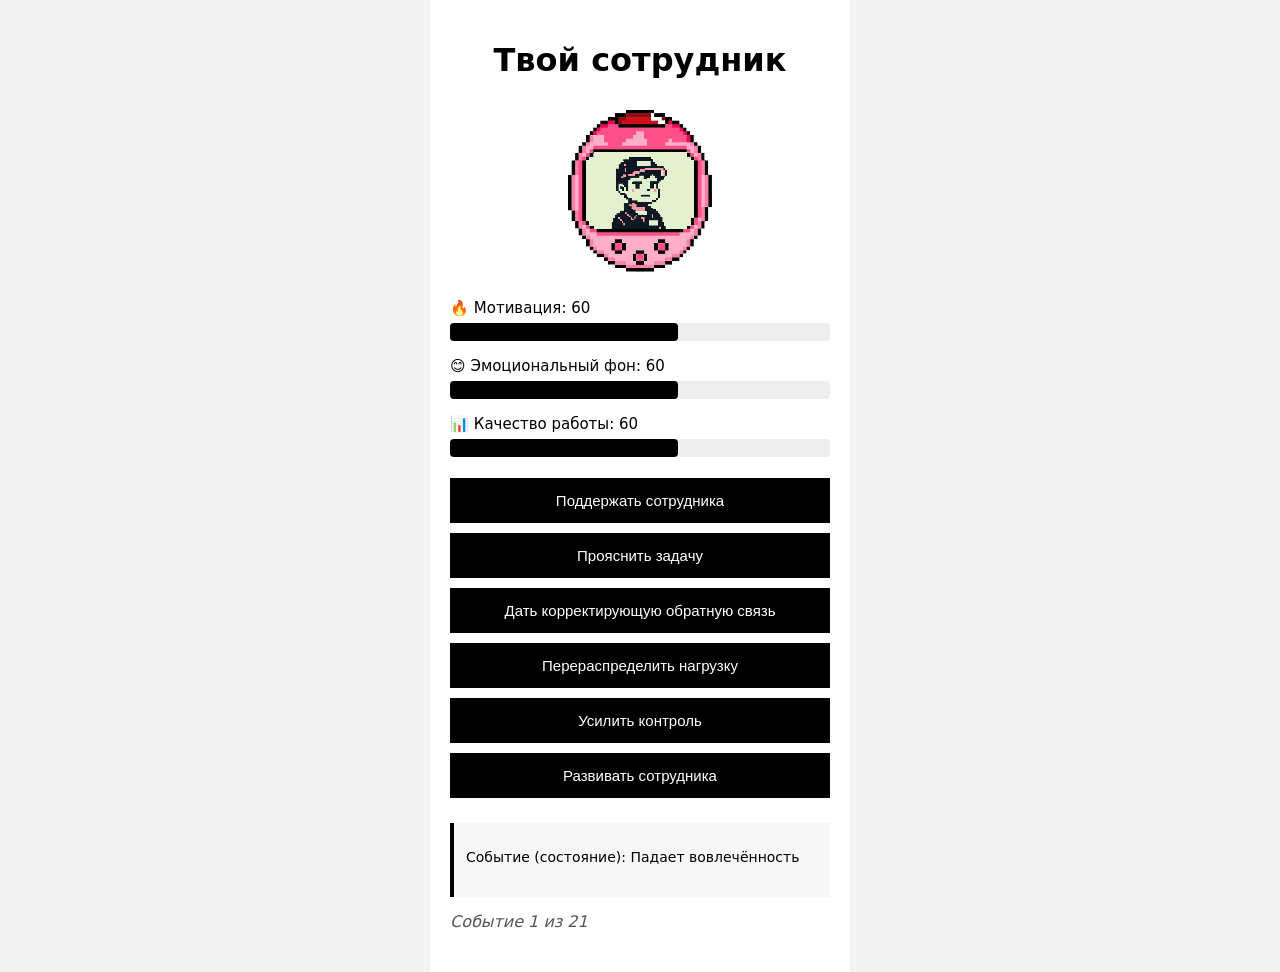
<file: index.html>
<!DOCTYPE html>
<html lang="ru">
<head>
  <meta charset="UTF-8" />
  <meta name="viewport" content="width=device-width, initial-scale=1.0" />
  <title>Manager Tamagotchi</title>
  <link rel="stylesheet" href="style.css" />
  <script src="script.js" defer></script>
</head>
<body>
  <div class="app">
    <h1>Твой сотрудник</h1>

    <div class="character">
      <img id="characterSprite" src="assets/neutral.png" alt="Персонаж" />
    </div>

    <div class="stats">
      <div>🔥 Мотивация: <span id="motivation">0</span>
        <progress id="motivationBar" value="0" max="100"></progress>
      </div>
      <div>😊 Эмоциональный фон: <span id="emotion">0</span>
        <progress id="emotionBar" value="0" max="100"></progress>
      </div>
      <div>📊 Качество работы: <span id="quality">0</span>
        <progress id="qualityBar" value="0" max="100"></progress>
      </div>
    </div>

    <div class="actions">
      <button type="button" onclick="handleAction('support')">Поддержать сотрудника</button>
      <button type="button" onclick="handleAction('clarify')">Прояснить задачу</button>
      <button type="button" onclick="handleAction('feedback')">Дать корректирующую обратную связь</button>
      <button type="button" onclick="handleAction('redistribute')">Перераспределить нагрузку</button>
      <button type="button" onclick="handleAction('pressure')">Усилить контроль</button>
      <button type="button" onclick="handleAction('develop')">Развивать сотрудника</button>
    </div>

    <div class="event">
      <p id="message"></p>
    </div>

    <p id="status"></p>
  </div>
</body>
</html>
</file>
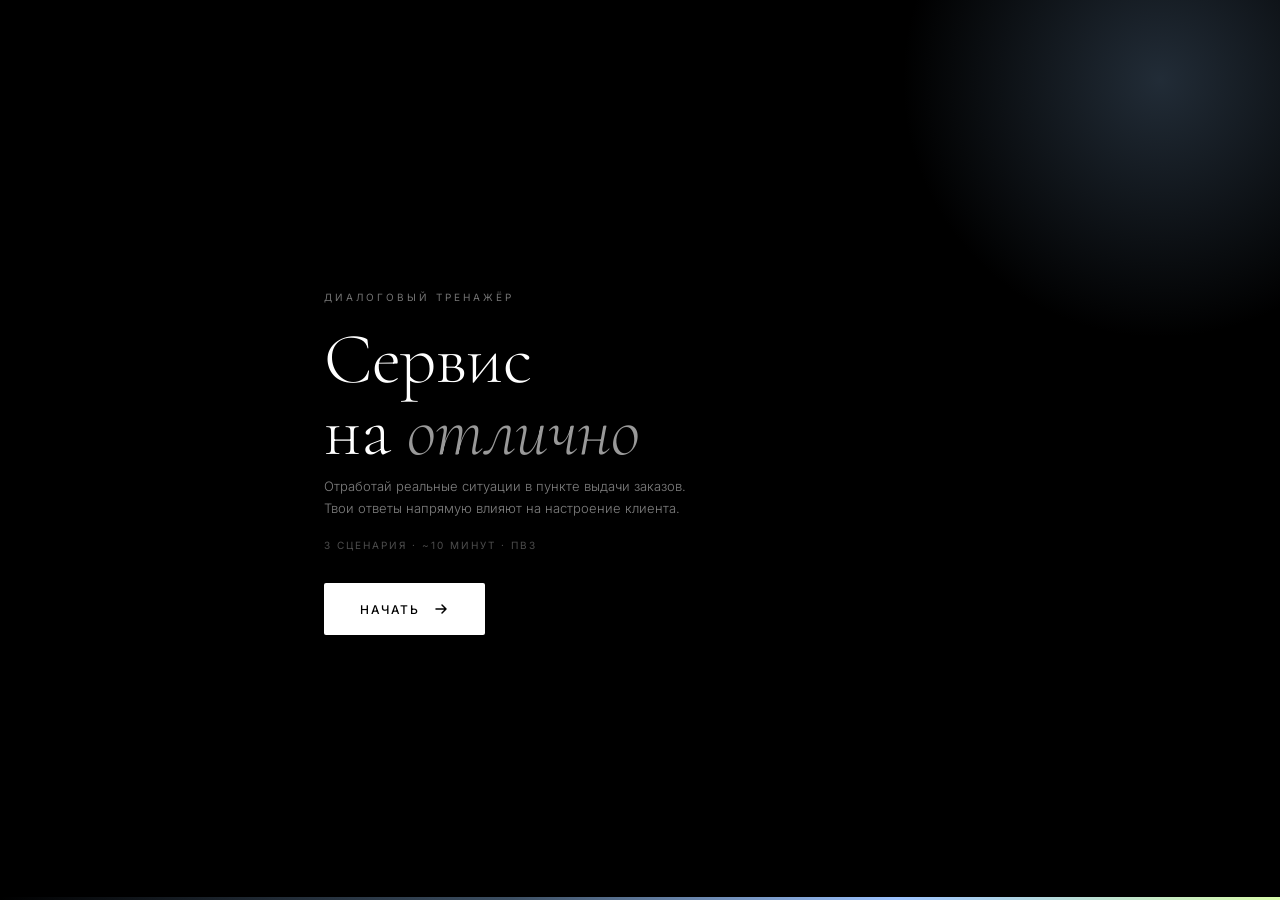
<file: index2.html>
<!DOCTYPE html>
<html lang="ru">
<head>
<meta charset="UTF-8">
<meta name="viewport" content="width=device-width, initial-scale=1.0, viewport-fit=cover, user-scalable=no">
<title>Lamoda — Диалоговый тренажёр ПВЗ</title>
<link rel="preconnect" href="https://fonts.googleapis.com">
<link href="https://fonts.googleapis.com/css2?family=Cormorant+Garamond:ital,wght@0,300;0,400;1,300&family=Inter:wght@300;400;500&display=swap" rel="stylesheet">
<style>
/* ── BRAND TOKENS (Lamoda brandbook) ── */
:root {
  /* Core mono */
  --black:   #000000;
  --white:   #ffffff;
  /* Brand supplementary */
  --blue:    #3D5064;   /* Velvet blue */
  --sky:     #9CC3FF;   /* Icecold */
  --green:   #D9FCAB;   /* Icecold green */
  --pink:    #FBB4FF;   /* Light pink */
  --beige:   #A6825F;   /* Beige Lamoda */
  --red:     #F93C00;   /* Lamoda red */
  /* UI semantic */
  --bg:      #F5F4F2;
  --surface: #FFFFFF;
  --surface2:#EFEFED;
  --border:  #E0DED9;
  --text:    #000000;
  --text-2:  #555250;
  --text-3:  #999693;
  --good:    #2A6644;
  --good-bg: #EAF4EE;
  --bad:     #B83214;
  --bad-bg:  #FAECE8;
  --shadow:  0 2px 20px rgba(0,0,0,0.08);
  --shadow2: 0 6px 32px rgba(0,0,0,0.13);
  --r:       12px;
  --r-sm:    8px;
}
*,*::before,*::after{box-sizing:border-box;margin:0;padding:0}

body{
  font-family:'Inter',sans-serif;
  background:var(--bg);
  color:var(--text);
  min-height:100vh;
  display:flex;flex-direction:column;align-items:center;
  overflow-x:hidden;
}

/* ── SCREENS ── */
.screen{display:none;width:100%;min-height:100vh;flex-direction:column;align-items:center}
.screen.active{display:flex}

/* ══════════════════════════════════
   INTRO
══════════════════════════════════ */
#intro{
  background:var(--black);
  color:var(--white);
  justify-content:flex-start;
  padding:0;
  position:relative;
  overflow:hidden;
}
/* Gradient wash top-right */
#intro::before{
  content:'';position:absolute;top:-180px;right:-140px;
  width:520px;height:520px;border-radius:50%;
  background:radial-gradient(circle, rgba(61,80,100,.55) 0%, transparent 70%);
  pointer-events:none;
}
/* Bottom accent strip */
#intro::after{
  content:'';position:absolute;bottom:0;left:0;right:0;height:3px;
  background:linear-gradient(90deg,var(--black) 0%,var(--blue) 40%,var(--sky) 70%,var(--green) 100%);
}

.intro-nav{
  width:100%;max-width:680px;
  padding:24px 24px 0;
  display:flex;align-items:center;justify-content:space-between;
  position:relative;z-index:2;
  animation:fadeUp .5s ease both;
}
.intro-logo img{height:22px;filter:invert(1);}
.intro-tag{display:none;}

.intro-body{
  flex:1;display:flex;flex-direction:column;
  align-items:flex-start;justify-content:center;
  width:100%;max-width:680px;
  padding:36px 24px 60px;
  position:relative;z-index:2;
}
.intro-eyebrow{
  font-size:10px;letter-spacing:3px;text-transform:uppercase;
  color:rgba(255,255,255,.45);margin-bottom:20px;
  animation:fadeUp .55s ease both;
}
.intro-h1{
  font-family:'Cormorant Garamond',serif;
  font-weight:300;
  font-size:clamp(42px,10vw,72px);
  line-height:1.0;
  letter-spacing:-.5px;
  margin-bottom:8px;
  animation:fadeUp .6s .05s ease both;
}
.intro-h1 em{
  font-style:italic;
  color:rgba(255,255,255,.6);
}
.intro-sub{
  font-size:13px;font-weight:300;
  color:rgba(255,255,255,.5);
  line-height:1.7;
  margin-bottom:20px;
  max-width:380px;
  animation:fadeUp .6s .1s ease both;
}
.intro-cta{
  display:inline-flex;align-items:center;gap:14px;
  background:var(--white);color:var(--black);
  border:none;padding:16px 36px;
  border-radius:2px;
  font-family:'Inter',sans-serif;
  font-size:12px;font-weight:500;
  letter-spacing:1.5px;text-transform:uppercase;
  cursor:pointer;
  -webkit-tap-highlight-color:transparent;
  touch-action:manipulation;
  transition:background .2s,transform .15s;
  animation:fadeUp .6s .15s ease both;
  /* Ensure button is always clickable */
  position:relative;z-index:3;
  min-height:52px;
}
.intro-cta:hover{background:#E8E6E3;transform:translateY(-1px);}
.intro-cta:active{background:#D8D6D3;transform:none;}
.intro-cta-arrow{
  display:flex;align-items:center;
  transition:transform .2s;
}
.intro-cta:hover .intro-cta-arrow{transform:translateX(4px);}
.intro-meta{display:none;}
.intro-meta-inline{
  font-size:10px;letter-spacing:2px;text-transform:uppercase;
  color:rgba(255,255,255,.3);margin-bottom:32px;
  animation:fadeUp .6s .12s ease both;
}
.intro-deco{display:none;}

/* ══════════════════════════════════
   SELECTOR
══════════════════════════════════ */
#selector{
  background:var(--black);
  padding:0;
  justify-content:flex-start;
  align-items:stretch;
  min-height:100vh;
}
.sel-header{
  background:var(--black);
  color:var(--white);
  padding:20px 24px 24px;
  position:relative;overflow:hidden;
}
.sel-header::after{
  content:'';position:absolute;bottom:0;left:0;right:0;height:2px;
  background:linear-gradient(90deg,var(--blue),var(--sky),var(--green));
}
.sel-header-inner{
  max-width:600px;margin:0 auto;
}
.back-btn{
  display:inline-flex;align-items:center;gap:7px;
  font-size:10px;letter-spacing:1.5px;text-transform:uppercase;
  color:rgba(255,255,255,.4);
  background:none;border:none;cursor:pointer;
  font-family:'Inter',sans-serif;
  padding:0;margin-bottom:20px;
  transition:color .2s;
}
.back-btn:hover{color:rgba(255,255,255,.8);}
.back-btn-logo img{height:16px;filter:invert(1);}
.sel-title{
  font-family:'Cormorant Garamond',serif;
  font-weight:300;font-size:32px;line-height:1.1;
  margin-bottom:4px;
}
.sel-sub{font-size:12px;color:rgba(255,255,255,.4);font-weight:300;letter-spacing:.3px;}

.scenario-list{
  width:100%;
  display:flex;flex-direction:column;gap:1px;
  background:rgba(255,255,255,.08);
  border:1px solid rgba(255,255,255,.1);
  border-radius:var(--r);
  overflow:hidden;
  margin-top:24px;
  box-shadow:0 4px 40px rgba(0,0,0,.4);
}
.scenario-row{
  background:rgba(255,255,255,.04);
  padding:20px 22px;
  cursor:pointer;
  display:flex;align-items:center;gap:16px;
  transition:background .18s;
  border-radius:0;
  margin:0;
  color:var(--white);
  -webkit-tap-highlight-color:transparent;
  touch-action:manipulation;
  min-height:72px;
}
.scenario-row:first-child{border-radius:var(--r) var(--r) 0 0;}
.scenario-row:last-child{border-radius:0 0 var(--r) var(--r);}
.scenario-row:hover{background:rgba(255,255,255,.09);}
.sc-num{
  font-family:'Cormorant Garamond',serif;
  font-weight:300;font-size:28px;
  color:rgba(255,255,255,.18);
  min-width:36px;line-height:1;
}
.sc-icon2{display:none;}
.sc-info{flex:1;}
.sc-title{font-size:14px;font-weight:500;margin-bottom:3px;color:var(--white);}
.sc-desc{font-size:11px;color:rgba(255,255,255,.4);line-height:1.5;}
/* ── DIFFICULTY BADGES — brand style ── */
.sc-diff{
  font-size:9px;font-weight:500;letter-spacing:1.5px;text-transform:uppercase;
  padding:5px 12px;border-radius:2px;flex-shrink:0;
  display:flex;align-items:center;gap:6px;
  border:1px solid;
}
.diff-easy{
  background:transparent;
  color:var(--green);
  border-color:rgba(217,252,171,.3);
}
.diff-med{
  background:transparent;
  color:var(--sky);
  border-color:rgba(156,195,255,.3);
}
.diff-hard{
  background:transparent;
  color:var(--pink);
  border-color:rgba(251,180,255,.3);
}
.sc-arrow{color:rgba(255,255,255,.25);font-size:16px;}
.sc-status{font-size:11px;letter-spacing:.5px;flex-shrink:0;display:flex;align-items:center;gap:6px;}
.sc-status.done{color:var(--green);}
.sc-status.active{color:rgba(255,255,255,.7);}
.sc-status.locked{color:rgba(255,255,255,.2);}
.scenario-row.locked{opacity:.45;cursor:not-allowed;}
.scenario-row.locked:hover{background:rgba(255,255,255,.04);}
.btn-finish{
  width:100%;margin-top:20px;padding:16px;
  background:var(--white);color:var(--black);
  border:none;border-radius:var(--r-sm);
  font-family:'Inter',sans-serif;
  font-size:11px;font-weight:500;letter-spacing:2px;text-transform:uppercase;
  cursor:pointer;transition:background .2s,transform .15s;
  display:none;animation:fadeUp .5s ease both;
}
.btn-finish.show{display:block;}
.btn-finish:hover{background:#E8E6E3;transform:translateY(-1px);}

/* ══════════════════════════════════
   GAME
══════════════════════════════════ */
#game{
  background:var(--bg);
  padding:0;justify-content:flex-start;align-items:stretch;
}
.game-header{
  background:var(--black);
  padding:12px 20px;
  display:flex;align-items:center;gap:16px;
  position:sticky;top:0;z-index:20;
  border-bottom:1px solid #1a1a1a;
}
.gh-logo img{height:14px;filter:invert(1);}
.gh-title{
  flex:1;
  font-size:11px;letter-spacing:.5px;
  color:rgba(255,255,255,.45);
  white-space:nowrap;overflow:hidden;text-overflow:ellipsis;
}
.gh-progress{
  font-size:10px;letter-spacing:1px;
  color:rgba(255,255,255,.35);
  white-space:nowrap;
}

/* Mood bar */
.mood-bar-section{
  background:var(--black);
  padding:10px 20px 14px;
  border-bottom:2px solid #1a1a1a;
}
.mood-row{display:flex;align-items:center;gap:12px;}
.mood-emoji{width:22px;height:22px;flex-shrink:0;transition:all .4s;display:flex;align-items:center;justify-content:center;}
.mood-center{flex:1;}
.mood-labels{
  display:flex;justify-content:space-between;
  font-size:9px;letter-spacing:1.5px;text-transform:uppercase;
  color:rgba(255,255,255,.3);margin-bottom:6px;
}
.mood-track{
  height:3px;background:rgba(255,255,255,.1);
  border-radius:10px;overflow:hidden;
}
.mood-fill{
  height:100%;border-radius:10px;
  transition:width .7s cubic-bezier(.4,0,.2,1),background-color .7s;
}
.mood-val{
  font-size:12px;font-weight:500;
  color:rgba(255,255,255,.7);
  min-width:30px;text-align:right;
}

/* Steps */
.step-dots{
  display:flex;gap:4px;
  padding:16px 20px 0;
  max-width:680px;width:100%;margin:0 auto;
}
.sdot{
  height:2px;flex:1;border-radius:10px;
  background:var(--border);transition:background .4s;
}
.sdot.done{background:var(--black);}
.sdot.active{background:var(--text-3);}

/* Scene */
.scene{
  padding:16px 20px 60px;
  max-width:680px;width:100%;margin:0 auto;
}

/* Character */
.char-row{
  display:flex;align-items:flex-end;gap:14px;
  margin-bottom:20px;
}
.char-av{
  width:60px;height:76px;
  border-radius:var(--r-sm);
  overflow:hidden;flex-shrink:0;
  background:var(--surface2);
  box-shadow:var(--shadow);
}
.char-av img{width:100%;height:100%;object-fit:cover;object-position:top center;display:block;}
.bubble{
  flex:1;
  background:var(--surface);
  border:1px solid var(--border);
  border-radius:12px 12px 12px 3px;
  padding:14px 16px;
  box-shadow:var(--shadow);
}
.bubble-who{
  font-size:9px;letter-spacing:2px;text-transform:uppercase;
  color:var(--text-3);margin-bottom:7px;
}
.bubble-txt{font-size:14px;line-height:1.65;color:var(--text);}
.bubble-emo{
  display:inline-flex;align-items:center;gap:6px;
  margin-top:10px;
  font-size:10px;letter-spacing:.5px;color:var(--text-3);
  background:var(--surface2);padding:3px 10px;border-radius:2px;
}
.emo-dot{
  width:6px;height:6px;border-radius:50%;
  background:var(--text-3);flex-shrink:0;
  transition:background .4s;
}

/* Choices */
.choices-head{
  font-size:9px;letter-spacing:2px;text-transform:uppercase;
  color:var(--text-3);margin-bottom:10px;
}
.choices{display:flex;flex-direction:column;gap:8px;}
.choice-btn{
  background:var(--surface);
  border:1px solid var(--border);
  border-radius:var(--r-sm);
  padding:14px 16px;
  text-align:left;
  cursor:pointer;
  font-family:'Inter',sans-serif;
  font-size:13px;line-height:1.55;
  color:var(--text);
  -webkit-tap-highlight-color:transparent;
  touch-action:manipulation;
  transition:border-color .15s,background .15s,transform .12s,box-shadow .15s;
  position:relative;overflow:hidden;
  min-height:48px;
}
.choice-btn:hover:not(:disabled){
  border-color:var(--black);
  background:var(--surface2);
  transform:translateY(-1px);
  box-shadow:var(--shadow);
}
.choice-btn:disabled{cursor:default;}
/* Left accent line on hover */
.choice-btn::before{
  content:'';position:absolute;left:0;top:0;bottom:0;width:2px;
  background:var(--black);transform:scaleY(0);transform-origin:bottom;
  transition:transform .2s;
}
.choice-btn:hover:not(:disabled)::before{transform:scaleY(1);}
.choice-btn.sel-good{border-color:var(--good);background:var(--good-bg);color:var(--good);}
.choice-btn.sel-good::before{background:var(--good);transform:scaleY(1);}
.choice-btn.sel-bad{border-color:var(--bad);background:var(--bad-bg);color:var(--bad);}
.choice-btn.sel-bad::before{background:var(--bad);transform:scaleY(1);}
.choice-btn.rev-good{border-color:var(--good);background:var(--good-bg);color:var(--good);opacity:.5;}
.badge{
  display:inline-flex;align-items:center;gap:4px;
  font-size:10px;font-weight:500;letter-spacing:.5px;
  margin-top:6px;padding:2px 8px;border-radius:2px;
}
.badge-g{background:rgba(42,102,68,.1);color:var(--good);}
.badge-b{background:rgba(184,50,20,.1);color:var(--bad);}

/* Feedback */
.feedback{
  border-radius:var(--r-sm);
  padding:14px 16px;margin-top:14px;
  font-size:12px;line-height:1.65;
  display:none;animation:fadeUp .3s ease both;
  border-left:3px solid transparent;
}
.feedback.show{display:block;}
.feedback.good{background:var(--good-bg);border-color:var(--good);color:#1F5236;}
.feedback.bad{background:var(--bad-bg);border-color:var(--bad);color:#8B2510;}
.fb-title{
  font-size:9px;letter-spacing:2px;text-transform:uppercase;
  font-weight:500;margin-bottom:5px;
}

/* Next button */
.btn-next{
  display:none;
  width:100%;margin-top:16px;
  background:var(--black);color:var(--white);
  border:none;border-radius:var(--r-sm);
  padding:15px;
  font-family:'Inter',sans-serif;
  font-size:11px;font-weight:500;letter-spacing:2px;text-transform:uppercase;
  cursor:pointer;
  transition:background .2s,transform .15s;
  align-items:center;justify-content:center;gap:10px;
}
.btn-next.show{display:flex;}
.btn-next:hover{background:#222;transform:translateY(-1px);}

/* ══════════════════════════════════
   RESULT
══════════════════════════════════ */
#result{
  background:var(--black);
  color:var(--white);
  padding:0;
  justify-content:flex-start;
  align-items:stretch;
}
.result-top{
  flex:1;
  display:flex;flex-direction:column;
  align-items:center;justify-content:center;
  padding:60px 24px 40px;
  text-align:center;
  position:relative;overflow:hidden;
  min-height:360px;
}
.result-top::before{
  content:'';position:absolute;
  bottom:-120px;left:50%;transform:translateX(-50%);
  width:500px;height:300px;border-radius:50%;
  background:radial-gradient(circle, rgba(61,80,100,.4) 0%, transparent 70%);
}
.result-emoji{width:52px;height:52px;margin:0 auto 20px;position:relative;}
.result-h{
  font-family:'Cormorant Garamond',serif;
  font-weight:300;font-size:40px;line-height:1.1;
  margin-bottom:10px;position:relative;
}
.result-desc{
  font-size:13px;color:rgba(255,255,255,.5);
  line-height:1.7;max-width:360px;position:relative;
}
.result-bottom{
  background:var(--surface);
  border-radius:var(--r) var(--r) 0 0;
  padding:28px 24px 40px;
  max-width:520px;width:100%;margin:0 auto;
  position:relative;z-index:2;
}
.score-grid{
  display:grid;grid-template-columns:1fr 1fr;gap:12px;
  margin-bottom:20px;
}
.score-cell{
  background:var(--surface2);
  border-radius:var(--r-sm);
  padding:14px 16px;
}
.score-lbl{font-size:10px;letter-spacing:1.5px;text-transform:uppercase;color:var(--text-3);margin-bottom:6px;}
.score-val{font-size:22px;font-weight:500;color:var(--black);}
.score-val.g{color:var(--black);}
.score-val.b{color:var(--black);}
.score-cell-wide{
  grid-column:1/-1;
  background:var(--surface2);
  border-radius:var(--r-sm);
  padding:14px 16px;
}
.final-track{height:4px;background:var(--border);border-radius:10px;overflow:hidden;margin-top:8px;}
.final-fill{height:100%;border-radius:10px;background:var(--black)!important;transition:width 1.2s cubic-bezier(.4,0,.2,1);}
.result-btns{display:flex;flex-direction:column;gap:8px;}
.btn-retry{
  background:var(--black);color:var(--white);
  border:none;padding:15px;border-radius:var(--r-sm);
  font-family:'Inter',sans-serif;
  font-size:11px;font-weight:500;letter-spacing:2px;text-transform:uppercase;
  cursor:pointer;transition:background .2s;
}
.btn-retry:hover{background:#222;}
.btn-menu{
  background:transparent;color:var(--text-2);
  border:1px solid var(--border);padding:14px;
  border-radius:var(--r-sm);
  font-family:'Inter',sans-serif;
  font-size:11px;letter-spacing:1.5px;text-transform:uppercase;
  cursor:pointer;transition:border-color .2s,color .2s;
}
.btn-menu:hover{border-color:var(--black);color:var(--black);}
/* Lamoda accent bar */
.accent-bar{
  height:3px;width:100%;
  background:linear-gradient(90deg,var(--black) 0%,var(--blue) 40%,var(--sky) 70%,var(--green) 100%);
  margin-bottom:20px;border-radius:2px;
}
.sc-result-card{
  background:var(--surface2);
  border-radius:var(--r-sm);
  padding:14px 16px;
  display:flex;align-items:center;gap:14px;
}
.sc-result-num{
  font-family:'Cormorant Garamond',serif;
  font-size:24px;font-weight:300;
  color:var(--text-3);min-width:28px;
}
.sc-result-info{flex:1;}
.sc-result-title{font-size:13px;font-weight:500;margin-bottom:3px;}
.sc-result-bar-wrap{height:3px;background:var(--border);border-radius:10px;overflow:hidden;margin-top:6px;}
.sc-result-bar{height:100%;border-radius:10px;background:var(--black);transition:width .8s ease;}
.sc-result-score{font-size:12px;font-weight:500;min-width:36px;text-align:right;}
.fb-block{
  border-radius:var(--r-sm);
  padding:16px 18px;
  margin-bottom:10px;
}
.fb-block-title{
  font-size:9px;letter-spacing:2px;text-transform:uppercase;
  font-weight:500;margin-bottom:8px;
  display:flex;align-items:center;gap:8px;
}
.fb-block-title::before{
  content:'';width:16px;height:2px;border-radius:2px;background:currentColor;flex-shrink:0;
}
.fb-block.tip{background:var(--surface2);border-left:3px solid var(--black);}
.fb-block.tip .fb-block-title{color:var(--text-2);}
.fb-block.warn{background:var(--bad-bg);border-left:3px solid var(--bad);}
.fb-block.warn .fb-block-title{color:var(--bad);}
.fb-block.great{background:#EAF4EE;border-left:3px solid #2A6644;}
.fb-block.great .fb-block-title{color:#2A6644;}
.fb-block p{font-size:12px;line-height:1.7;color:var(--text-2);}

/* ── TYPING ── */
.typing{display:flex;gap:5px;align-items:center;padding:4px 0;}
.typing span{
  width:5px;height:5px;border-radius:50%;
  background:var(--text-3);animation:bounce .9s infinite;
}
.typing span:nth-child(2){animation-delay:.15s;}
.typing span:nth-child(3){animation-delay:.3s;}
@keyframes bounce{
  0%,80%,100%{transform:translateY(0);opacity:.4;}
  40%{transform:translateY(-5px);opacity:1;}
}

/* ── ANIMATIONS ── */
@keyframes slideUp{
  from{transform:translateY(100%);}
  to{transform:translateY(0);}
}
@keyframes fadeUp{
  from{opacity:0;transform:translateY(14px);}
  to{opacity:1;transform:translateY(0);}
}
@keyframes shake{
  0%,100%{transform:translateX(0);}
  25%{transform:translateX(-5px);}
  75%{transform:translateX(5px);}
}
.shake{animation:shake .28s ease;}
@keyframes pulse-good{
  0%{box-shadow:0 0 0 0 rgba(42,102,68,.25);}
  70%{box-shadow:0 0 0 8px rgba(42,102,68,0);}
  100%{box-shadow:0 0 0 0 rgba(42,102,68,0);}
}
.pulse-g{animation:pulse-good .6s ease;}

::-webkit-scrollbar{width:3px;}
::-webkit-scrollbar-track{background:transparent;}
::-webkit-scrollbar-thumb{background:var(--border);}

/* ── MOBILE ADAPTIVE ── */
@media(max-width:480px){
  /* Intro */
  .intro-h1{font-size:clamp(36px,12vw,52px);}
  .intro-sub{font-size:12px;max-width:100%;}
  .intro-cta{width:100%;justify-content:center;padding:18px 24px;}
  .intro-logo img{height:18px;}

  /* Selector */
  .sel-header{padding:16px 16px 20px;}
  .sel-title{font-size:26px;}
  .sc-num{font-size:22px;min-width:28px;}
  .sc-title{font-size:13px;}
  .sc-desc{font-size:11px;}
  .sc-diff{font-size:8px;padding:4px 8px;}

  /* Game header */
  .game-header{padding:10px 14px;gap:10px;}
  .gh-logo img{height:12px;}
  .gh-title{font-size:10px;}

  /* Mood bar */
  .mood-bar-section{padding:10px 14px 12px;}

  /* Scene */
  .scene{padding:12px 14px 80px;}
  .step-dots{padding:12px 14px 0;}
  .char-av{width:52px;height:66px;}
  .bubble{padding:12px 14px;}
  .bubble-txt{font-size:13px;}

  /* Choices */
  .choice-btn{font-size:12px;padding:13px 14px;min-height:52px;}
  .choices-head{font-size:8px;}

  /* Feedback & next */
  .feedback{font-size:11px;padding:12px 14px;}
  .btn-next{font-size:10px;padding:14px;}

  /* Toast */
  #sc-toast-inner{padding:22px 16px 28px;}

  /* Final */
  .result-top{padding:40px 16px 28px;}
  .result-bottom{padding:22px 16px 32px;}
  .result-h{font-size:28px;}
  .score-grid{gap:8px;}
  .sc-result-card{padding:12px 14px;}
  .fb-block{padding:13px 14px;}
}

@media(max-width:360px){
  .intro-h1{font-size:32px;}
  .choice-btn{font-size:11px;}
  .sc-diff{display:none;}
}

/* Safe area insets for modern iPhones */
@supports(padding:env(safe-area-inset-bottom)){
  .scene{padding-bottom:calc(80px + env(safe-area-inset-bottom));}
  #sc-toast-inner{padding-bottom:calc(28px + env(safe-area-inset-bottom));}
  .result-bottom{padding-bottom:calc(32px + env(safe-area-inset-bottom));}
}
</style>
</head>
<body>

<!-- ══════════ INTRO ══════════ -->
<div id="intro" class="screen active">
  <nav class="intro-nav">
    <div class="intro-logo"><img src="[data-uri]" alt="lamoda"></div>
    <div class="intro-tag">Обучение</div>
  </nav>
  <div class="intro-deco">Training Programme · PVZ · 2025</div>
  <div class="intro-body">
    <div class="intro-eyebrow">Диалоговый тренажёр</div>
    <h1 class="intro-h1">Сервис<br>на <em>отлично</em></h1>
    <p class="intro-sub">Отработай реальные ситуации в пункте выдачи заказов. Твои ответы напрямую влияют на настроение клиента.</p>
    <p class="intro-meta-inline">3 сценария · ~10 минут · ПВЗ</p>
    <button class="intro-cta" onclick="showSelector()">
      Начать
      <span class="intro-cta-arrow">
        <svg width="16" height="16" viewBox="0 0 16 16" fill="none"><path d="M3 8h10M9 4l4 4-4 4" stroke="currentColor" stroke-width="1.5" stroke-linecap="round" stroke-linejoin="round"/></svg>
      </span>
    </button>
  </div>
  <div class="intro-meta">3 сценария · ~10 минут · ПВЗ</div>
</div>

<!-- ══════════ SELECTOR ══════════ -->
<div id="selector" class="screen">
  <div class="sel-header">
    <div class="sel-header-inner">
      <button class="back-btn" onclick="showIntro()">
        ← <span class="back-btn-logo"><img src="[data-uri]" alt="lamoda"></span>
      </button>
      <h2 class="sel-title" id="sel-title">Выбери сценарий</h2>
      <p class="sel-sub" id="sel-sub">Пройди все три сценария по порядку</p>
    </div>
  </div>
  <div style="flex:1;display:flex;flex-direction:column;justify-content:center;width:100%;max-width:600px;padding:0 20px 40px;margin:0 auto;">
    <div class="scenario-list">
      <div class="scenario-row" id="sc-row-0" onclick="tryScenario(0)">
        <div class="sc-num">01</div>
        <div class="sc-icon2">📦</div>
        <div class="sc-info">
          <div class="sc-title">Бракованный товар</div>
          <div class="sc-desc">Клиент обнаружил дефект при получении заказа</div>
        </div>
        <span class="sc-diff diff-easy"><svg width="20" height="6" viewBox="0 0 20 6"><circle cx="3" cy="3" r="2.5" fill="currentColor"/><circle cx="10" cy="3" r="2.5" fill="currentColor" opacity=".25"/><circle cx="17" cy="3" r="2.5" fill="currentColor" opacity=".25"/></svg>Базовый</span>
        <span class="sc-status active" id="sc-status-0">→</span>
      </div>
      <div class="scenario-row locked" id="sc-row-1" onclick="tryScenario(1)">
        <div class="sc-num">02</div>
        <div class="sc-icon2">💳</div>
        <div class="sc-info">
          <div class="sc-title">Платная доставка</div>
          <div class="sc-desc">Клиент недоволен списанием за доставку</div>
        </div>
        <span class="sc-diff diff-med"><svg width="20" height="6" viewBox="0 0 20 6"><circle cx="3" cy="3" r="2.5" fill="currentColor"/><circle cx="10" cy="3" r="2.5" fill="currentColor"/><circle cx="17" cy="3" r="2.5" fill="currentColor" opacity=".25"/></svg>Средний</span>
        <span class="sc-status locked" id="sc-status-1">—</span>
      </div>
      <div class="scenario-row locked" id="sc-row-2" onclick="tryScenario(2)">
        <div class="sc-num">03</div>
        <div class="sc-icon2">🔄</div>
        <div class="sc-info">
          <div class="sc-title">Очередь в час-пик</div>
          <div class="sc-desc">Большая очередь, клиент нервничает</div>
        </div>
        <span class="sc-diff diff-hard"><svg width="20" height="6" viewBox="0 0 20 6"><circle cx="3" cy="3" r="2.5" fill="currentColor"/><circle cx="10" cy="3" r="2.5" fill="currentColor"/><circle cx="17" cy="3" r="2.5" fill="currentColor"/></svg>Сложный</span>
        <span class="sc-status locked" id="sc-status-2">—</span>
      </div>
      <button class="btn-finish" id="btn-finish" onclick="showFinalResult()">
        Завершить обучение
        <svg width="14" height="14" viewBox="0 0 16 16" fill="none" style="display:inline;vertical-align:middle;margin-left:8px;"><path d="M3 8h10M9 4l4 4-4 4" stroke="currentColor" stroke-width="1.5" stroke-linecap="round" stroke-linejoin="round"/></svg>
      </button>
    </div>
  </div>
</div>

<!-- ══════════ GAME ══════════ -->
<div id="game" class="screen">
  <div class="game-header">
    <button class="back-btn" onclick="showSelector()" style="color:rgba(255,255,255,.4);margin-bottom:0;">← Меню</button>
    <div class="gh-logo"><img src="[data-uri]" alt="lamoda"></div>
    <div class="gh-title" id="gh-title">Сценарий</div>
    <div class="gh-progress" id="gh-progress">1 / 4</div>
  </div>
  <div class="mood-bar-section">
    <div class="mood-row">
      <div class="mood-emoji" id="mood-emoji"><svg id="mood-face" width="22" height="22" viewBox="0 0 22 22" fill="none" xmlns="http://www.w3.org/2000/svg"><circle cx="11" cy="11" r="10" stroke="rgba(255,255,255,0.4)" stroke-width="1.2"/><circle cx="8" cy="9.5" r="1.2" fill="rgba(255,255,255,0.7)"/><circle cx="14" cy="9.5" r="1.2" fill="rgba(255,255,255,0.7)"/><path id="mood-mouth" d="M8 13.5 Q11 15.5 14 13.5" stroke="rgba(255,255,255,0.7)" stroke-width="1.2" fill="none" stroke-linecap="round"/></svg></div>
      <div class="mood-center">
        <div class="mood-labels">
          <span>Настроение клиента</span>
          <span id="mood-lbl">Нейтральное</span>
        </div>
        <div class="mood-track">
          <div class="mood-fill" id="mood-fill" style="width:60%;background:#555;"></div>
        </div>
      </div>
      <div class="mood-val" id="mood-val">60</div>
    </div>
  </div>

  <div class="step-dots" id="step-dots"></div>

  <div class="scene" id="scene">
    <div class="char-row">
      <div class="char-av" id="char-av"></div>
      <div class="bubble">
        <div class="bubble-who" id="bubble-who">Клиент</div>
        <div class="bubble-txt" id="bubble-txt">
          <div class="typing"><span></span><span></span><span></span></div>
        </div>
        <div class="bubble-emo" id="bubble-emo" style="display:none">
          <span class="emo-dot" id="emo-dot"></span>
          <span id="emo-lbl">Нейтрально</span>
        </div>
      </div>
    </div>
    <div class="choices-head">Ваш ответ</div>
    <div class="choices" id="choices"></div>
    <div class="feedback" id="feedback">
      <div class="fb-title" id="fb-title"></div>
      <div id="fb-text"></div>
    </div>
    <button class="btn-next" id="btn-next" onclick="nextStep()">
      Продолжить
      <svg width="14" height="14" viewBox="0 0 16 16" fill="none"><path d="M3 8h10M9 4l4 4-4 4" stroke="currentColor" stroke-width="1.5" stroke-linecap="round" stroke-linejoin="round"/></svg>
    </button>
  </div>
</div>

<!-- ══════════ SCENARIO TOAST (overlay on selector) ══════════ -->
<div id="sc-toast" style="display:none;position:fixed;inset:0;z-index:100;background:rgba(0,0,0,.7);backdrop-filter:blur(4px);align-items:flex-end;justify-content:center;">
  <div id="sc-toast-inner" style="background:var(--surface);width:100%;max-width:560px;border-radius:var(--r) var(--r) 0 0;padding:28px 24px 36px;animation:slideUp .35s cubic-bezier(.4,0,.2,1) both;">
    <div style="display:flex;align-items:center;gap:14px;margin-bottom:20px;">
      <div id="toast-face" style="flex-shrink:0;"></div>
      <div>
        <div style="font-size:10px;letter-spacing:2px;text-transform:uppercase;color:var(--text-3);margin-bottom:4px;" id="toast-sc-name"></div>
        <div style="font-size:20px;font-weight:500;font-family:'Cormorant Garamond',serif;" id="toast-title"></div>
      </div>
    </div>
    <div style="display:grid;grid-template-columns:1fr 1fr 1fr;gap:10px;margin-bottom:20px;">
      <div style="background:var(--surface2);border-radius:var(--r-sm);padding:12px 14px;">
        <div style="font-size:9px;letter-spacing:1.5px;text-transform:uppercase;color:var(--text-3);margin-bottom:5px;">Верно</div>
        <div style="font-size:20px;font-weight:500;" id="toast-correct">—</div>
      </div>
      <div style="background:var(--surface2);border-radius:var(--r-sm);padding:12px 14px;">
        <div style="font-size:9px;letter-spacing:1.5px;text-transform:uppercase;color:var(--text-3);margin-bottom:5px;">Ошибок</div>
        <div style="font-size:20px;font-weight:500;" id="toast-wrong">—</div>
      </div>
      <div style="background:var(--surface2);border-radius:var(--r-sm);padding:12px 14px;">
        <div style="font-size:9px;letter-spacing:1.5px;text-transform:uppercase;color:var(--text-3);margin-bottom:5px;">Настр.</div>
        <div style="font-size:20px;font-weight:500;" id="toast-mood">—</div>
      </div>
    </div>
    <div style="background:var(--surface2);border-radius:var(--r-sm);padding:14px 16px;margin-bottom:20px;display:none;" id="toast-mistakes">
      <div style="font-size:9px;letter-spacing:1.5px;text-transform:uppercase;color:var(--text-3);margin-bottom:8px;">Обрати внимание</div>
      <div style="font-size:12px;line-height:1.7;color:var(--text-2);" id="toast-mistakes-text"></div>
    </div>
    <div style="display:flex;flex-direction:column;gap:8px;">
      <button onclick="toastContinue()" style="background:var(--black);color:var(--white);border:none;padding:15px;border-radius:var(--r-sm);font-family:'Inter',sans-serif;font-size:11px;font-weight:500;letter-spacing:2px;text-transform:uppercase;cursor:pointer;" id="toast-cta">Следующий сценарий</button>
      <button onclick="toastRetry()" style="background:transparent;color:var(--text-2);border:1px solid var(--border);padding:13px;border-radius:var(--r-sm);font-family:'Inter',sans-serif;font-size:11px;letter-spacing:1.5px;text-transform:uppercase;cursor:pointer;">Попробовать снова</button>
    </div>
  </div>
</div>

<!-- ══════════ FINAL ══════════ -->
<div id="final" class="screen">
  <div class="result-top" style="min-height:280px;">
    <div class="result-emoji" id="f-emoji"></div>
    <h2 class="result-h" id="f-title">Обучение завершено</h2>
    <p class="result-desc" id="f-desc">Вы прошли все три сценария</p>
  </div>
  <div class="result-bottom" style="max-width:580px;">
    <div class="accent-bar"></div>
    <!-- Общий счёт -->
    <div class="score-grid" style="margin-bottom:16px;">
      <div class="score-cell">
        <div class="score-lbl">Всего верно</div>
        <div class="score-val" id="f-correct">—</div>
      </div>
      <div class="score-cell">
        <div class="score-lbl">Ошибок</div>
        <div class="score-val" id="f-wrong">—</div>
      </div>
      <div class="score-cell-wide">
        <div class="score-lbl">Общий результат</div>
        <div class="final-track" style="margin-top:10px;"><div class="final-fill" id="f-bar" style="width:0%"></div></div>
        <div style="display:flex;justify-content:space-between;margin-top:6px;">
          <span style="font-size:10px;color:var(--text-3);letter-spacing:.5px;">0</span>
          <span style="font-size:12px;font-weight:500;" id="f-pct">—</span>
          <span style="font-size:10px;color:var(--text-3);letter-spacing:.5px;">100</span>
        </div>
      </div>
    </div>
    <!-- Детализация по сценариям -->
    <div id="f-scenarios" style="display:flex;flex-direction:column;gap:8px;margin-bottom:20px;"></div>
    <!-- Персонализированная обратная связь -->
    <div id="f-feedback-block" style="margin-bottom:20px;"></div>
    <!-- Кнопки -->
    <div class="result-btns">
      <button class="btn-retry" onclick="restartAll()">Пройти заново</button>
    </div>
  </div>
</div>

<script>
/* ── ASSETS ── */
const IMGS = {
  man:     '[data-uri]',
  woman:   '[data-uri]',
  woman2:  '[data-uri]',
};

/* ── DATA ── */
const SCENARIOS = [
  {
    id:0, title:'Бракованный товар',
    client:'Анна', type:'woman',
    steps:[
      {
        txt:'Здравствуйте. Я получила заказ — куртку, но на ней явный дефект: молния сбоку не застёгивается. Это просто ужас какой-то!',
        emo:{icon:'',lbl:'Раздражена',delta:0},
        choices:[
          {txt:'Сожалею, что в вашем заказе оказался товар с дефектом. Этот товар не будет учитываться в проценте выкупа. Если вещь актуальна, мы можем оформить перезаказ.',ok:true,delta:+18,badge:'+18',fb:'Правильно! Вы принесли извинения, защитили процент выкупа и предложили конкретное решение — всё по стандарту ПВЗ.'},
          {txt:'Ну, бывает. Напишите в службу поддержки, они разберутся.',ok:false,delta:-20,badge:'−20',fb:'Ошибка. Перекладывание ответственности на поддержку и равнодушный тон резко снижают доверие. Сотрудник обязан лично предложить решение.'},
          {txt:'Может, вы сами сломали? При нас всё было нормально.',ok:false,delta:-30,badge:'−30',fb:'Грубейшее нарушение. Обвинять клиента в поломке — прямой путь к конфликту и жалобе.'},
          {txt:'Понимаю ваше расстройство. Давайте оформим перезаказ — дефектный товар не повлияет на ваш процент выкупа.',ok:true,delta:+20,badge:'+20',fb:'Отлично! Эмпатия + конкретное решение + успокоение насчёт выкупа — именно такой ответ ждёт клиент.'},
        ]
      },
      {
        txt:'Хорошо, с перезаказом понятно. Но я хочу убедиться — это не подделка? Может, Lamoda торгует некачественным товаром?',
        emo:{icon:'',lbl:'Сомневается',delta:-5},
        choices:[
          {txt:'Мы сотрудничаем только с проверенными поставщиками или напрямую с производителями. Если сомневаетесь — сфотографируйте товар и отправьте в поддержку, они проверят.',ok:true,delta:+15,badge:'+15',fb:'Верно. Вы уверенно защитили репутацию бренда и предложили способ проверки.'},
          {txt:'Ничего не могу сказать насчёт качества, не ко мне.',ok:false,delta:-15,badge:'−15',fb:'Уход от ответа усиливает сомнения клиента. Нужно уверенно защищать бренд, используя стандартные формулировки.'},
          {txt:'Lamoda — крупный маркетплейс, подделки исключены. Не переживайте.',ok:false,delta:-8,badge:'−8',fb:'Слишком категорично и без конкретики. «Не переживайте» звучит пренебрежительно — лучше предложить реальный способ проверки.'},
        ]
      },
      {
        txt:'Понятно, спасибо. Значит, перезаказ бесплатно, и скидка сохранится?',
        emo:{icon:'',lbl:'Успокаивается',delta:+5},
        choices:[
          {txt:'Да, перезаказ через приложение. Коллеги из поддержки помогут восстановить скидку, если она была применена к первому заказу.',ok:true,delta:+15,badge:'+15',fb:'Отлично! Информация о восстановлении скидки — важный бонус по стандарту, который нужно упоминать.'},
          {txt:'Насчёт скидки не знаю, уточняйте в приложении сами.',ok:false,delta:-10,badge:'−10',fb:'Неполный ответ. Стандарт требует сообщить о возможности восстановления скидки — это важная часть клиентского опыта.'},
          {txt:'Перезаказ — да, но доставка может быть платной, зависит от статуса.',ok:false,delta:-5,badge:'−5',fb:'Не совсем точно. Нужно предложить обратиться в поддержку для восстановления всех бонусов по первоначальному заказу.'},
        ]
      },
      {
        txt:'Окей. А если снова придёт с дефектом — что тогда? Третий раз приходить?',
        emo:{icon:'',lbl:'Беспокоится',delta:-8},
        choices:[
          {txt:'Понимаю беспокойство. Если при следующей доставке снова проблема — оформим перезаказ, и товар опять не будет учитываться в выкупе. Вы ничего не потеряете.',ok:true,delta:+20,badge:'+20',fb:'Превосходно! Вы развеяли страх клиента и завершили диалог на позитивной ноте.'},
          {txt:'Ну, надеемся, что такого не повторится.',ok:false,delta:-5,badge:'−5',fb:'Расплывчато. Клиент хочет уверенности, а не надежды — нужно чётко объяснить механизм защиты.'},
          {txt:'Если будет третий раз — пишите жалобу на поставщика в поддержку.',ok:false,delta:0,badge:'0',fb:'Переключение на жалобу уместно как дополнение, но без основного ответа о защите выкупа клиент остаётся тревожным.'},
        ]
      },
    ]
  },
  {
    id:1, title:'Платная доставка',
    client:'Игорь', type:'man',
    steps:[
      {
        txt:'Стоп, в чеке доставка 249 рублей! Я этого не ожидал — нигде не было написано, что доставка платная!',
        emo:{icon:'',lbl:'Возмущён',delta:0},
        choices:[
          {txt:'Понимаю ваше удивление. В корзине при оформлении всегда отображается стоимость доставки. Она рассчитывается индивидуально — зависит от региона и статуса в программе лояльности.',ok:true,delta:+12,badge:'+12',fb:'Правильно. Спокойная ссылка на оферту и объяснение механизма расчёта — именно так описано в стандартах.'},
          {txt:'Всегда платно, ничего не могу сделать. Это политика компании.',ok:false,delta:-18,badge:'−18',fb:'Ошибка. Сухая отсылка к «политике» без объяснения — клиент чувствует себя обманутым.'},
          {txt:'Значит, плохо читали при заказе. Там всё написано.',ok:false,delta:-25,badge:'−25',fb:'Грубейшая ошибка. Обвинять клиента в невнимательности категорически запрещено стандартами сервиса.'},
          {txt:'Сожалею, что это стало неожиданностью. Доставка бесплатна при выкупе выше порога или при предоплате заказа.',ok:true,delta:+18,badge:'+18',fb:'Отлично! Вы не только объяснили, но и предложили два способа получить бесплатную доставку в будущем.'},
        ]
      },
      {
        txt:'Ладно. Но 249 рублей — это много! Можно вернуть эту сумму?',
        emo:{icon:'',lbl:'Недоволен',delta:-5},
        choices:[
          {txt:'К сожалению, стоимость доставки не возвращается — это прописано в условиях, с которыми вы согласились при заказе. Но в следующий раз предоплата сделает доставку бесплатной.',ok:true,delta:+10,badge:'+10',fb:'Верно. Честный ответ со ссылкой на договор и советом на будущее — правильная позиция сотрудника.'},
          {txt:'Нет, ничего не вернём.',ok:false,delta:-15,badge:'−15',fb:'Слишком категорично и без объяснения. Клиент заслуживает понимания ситуации, а не короткого отказа.'},
          {txt:'Позвоните в колл-центр, они могут что-то сделать.',ok:false,delta:-8,badge:'−8',fb:'Перекладывание без объяснения. Нужно сказать прямо, что возврат доставки невозможен, и объяснить почему.'},
        ]
      },
      {
        txt:'Ладно. А как получить бесплатную доставку в следующий раз?',
        emo:{icon:'',lbl:'Заинтересован',delta:+5},
        choices:[
          {txt:'Программа лояльности активируется автоматически при регистрации. Чем выше процент выкупа — тем лучше условия. Актуальные пороги можно посмотреть в приложении или на сайте.',ok:true,delta:+18,badge:'+18',fb:'Отлично! Вы превратили конфликт в полезную консультацию. Клиент уходит с позитивным впечатлением.'},
          {txt:'Не знаю точно, лучше в приложении посмотрите.',ok:false,delta:-5,badge:'−5',fb:'Уход от ответа. Сотрудник ПВЗ должен владеть базовой информацией о программе лояльности.'},
          {txt:'Просто покупайте больше и выкупайте заказы.',ok:false,delta:+3,badge:'+3',fb:'Примерно верно по смыслу, но без деталей и слишком неформально. Правильная формулировка важна.'},
        ]
      },
    ]
  },
  {
    id:2, title:'Очередь в час-пик',
    client:'Светлана', type:'woman2',
    steps:[
      {
        txt:'Почему такая огромная очередь?! Я уже 20 минут стою! Вы не можете нормально организовать работу?',
        emo:{icon:'',lbl:'Очень раздражена',delta:0},
        choices:[
          {txt:'Здравствуйте, понимаю ваше нетерпение. Сейчас у нас небольшая очередь — ожидание примерно 6 минут. Подготовьте штрихкод, чтобы я быстро вас обслужила.',ok:true,delta:+15,badge:'+15',fb:'Отлично! Поздоровались, проявили эмпатию, назвали точное время ожидания и дали конкретное действие — всё по стандарту.'},
          {txt:'У всех очередь, ждите как все.',ok:false,delta:-22,badge:'−22',fb:'Грубый ответ, недопустимый по стандартам ПВЗ.'},
          {txt:'Извините, ничего не могу поделать.',ok:false,delta:-10,badge:'−10',fb:'Пассивный ответ без полезной информации. Клиент не получил ни объяснения, ни способа ускорить процесс.'},
          {txt:'Приношу извинения. Мы чередуем выдачу и возврат, чтобы все успели. Вам осталось примерно 4 минуты.',ok:true,delta:+20,badge:'+20',fb:'Превосходно! Объяснение системы чередования снижает напряжение у всей очереди.'},
        ]
      },
      {
        txt:'Ладно. Но тот мужчина подошёл позже меня, а его обслуживают первым! Это нечестно!',
        emo:{icon:'',lbl:'Возмущена несправедливостью',delta:-10},
        choices:[
          {txt:'Мы чередуем выдачу новых заказов и возврат после примерки — так все успевают и получить заказ, и сдать неподошедшие вещи. Это наш процесс, не нарушение очерёдности.',ok:true,delta:+18,badge:'+18',fb:'Правильно! Стандартная формулировка о чередовании снимает ощущение несправедливости.'},
          {txt:'Он пришёл раньше, я точно помню.',ok:false,delta:-15,badge:'−15',fb:'Спорить с клиентом о фактах — плохая тактика. Нужно объяснить систему, а не доказывать свою правоту.'},
          {txt:'Это просто такая система, ничего не могу изменить.',ok:false,delta:-8,badge:'−8',fb:'Без объяснения «почему» клиент по-прежнему чувствует несправедливость.'},
        ]
      },
      {
        txt:'Вы знаете, я очень устала после работы. Можно побыстрее?',
        emo:{icon:'',lbl:'Уставшая',delta:+5},
        choices:[
          {txt:'Конечно, понимаю. Подготовьте штрихкод в приложении или SMS — это ускорит процесс, оформлю вас за пару минут.',ok:true,delta:+20,badge:'+20',fb:'Отличная работа! Эмпатия плюс конкретное действие превращают раздражённого клиента в лояльного.'},
          {txt:'Все устали, у нас час-пик.',ok:false,delta:-20,badge:'−20',fb:'Грубо. Сравнение с другими клиентами никогда не работает.'},
          {txt:'Постараюсь сделать всё возможное.',ok:false,delta:+5,badge:'+5',fb:'Доброжелательно, но расплывчато. Без конкретного действия — просто слова.'},
        ]
      },
      {
        txt:'Спасибо! А упаковать можете? Я несу подарок.',
        emo:{icon:'',lbl:'Успокоилась',delta:+5},
        choices:[
          {txt:'Конечно, сейчас упакую. Прошу прощения, что не предложила сразу — в час-пик иногда упускаем этот шаг. Исправляю.',ok:true,delta:+18,badge:'+18',fb:'Отлично! Вы извинились, объяснили причину и сразу устранили недочёт — по стандарту.'},
          {txt:'Нет, сейчас очень занята, следующий клиент ждёт.',ok:false,delta:-18,badge:'−18',fb:'Категорически нет! Стандарт прямо указывает: в час-пик всё равно упаковываем. Отказ недопустим.'},
          {txt:'Да, но только быстро.',ok:false,delta:0,badge:'0',fb:'Услуга оказана, но «только быстро» — не та формулировка. Нужно извиниться, что не предложили сразу.'},
        ]
      },
    ]
  },
];

/* ── STATE ── */
let SC=null, step=0, mood=60, correct=0, wrong=0, answered=false;
// Global progress tracking
const TOTAL = 3;
let completedScenarios = []; // array of {id, correct, wrong, mood, mistakes:[]}
let allMistakes = []; // flat array of mistake feedback strings

/* ── MOOD ── */
function moodData(v){
  if(v>=80) return {mouth:'M8 13 Q11 16.5 14 13',lbl:'Доволен',color:'#2A6644'};
  if(v>=60) return {mouth:'M8 13.5 Q11 15.5 14 13.5',lbl:'Нейтральное',color:'#888680'};
  if(v>=40) return {mouth:'M8 14.5 Q11 13 14 14.5',lbl:'Недоволен',color:'#9B6B20'};
  return {mouth:'M8 15.5 Q11 12.5 14 15.5',lbl:'Раздражён',color:'#B83214'};
}
function updateMood(){
  const v=Math.max(0,Math.min(100,mood));
  const d=moodData(v);
  const m=document.getElementById('mood-mouth');
  if(m) m.setAttribute('d',d.mouth);
  document.getElementById('mood-lbl').textContent=d.lbl;
  document.getElementById('mood-val').textContent=v;
  const f=document.getElementById('mood-fill');
  f.style.width=v+'%'; f.style.backgroundColor=d.color;
}

/* ── NAV ── */
function show(id){
  document.querySelectorAll('.screen').forEach(s=>s.classList.remove('active'));
  document.getElementById(id).classList.add('active');
  window.scrollTo(0,0);
}
function showIntro(){show('intro');}
function showSelector(){
  closeToast();
  updateSelectorUI();
  show('selector');
}
function updateSelectorUI(){
  for(let i=0;i<TOTAL;i++){
    const row=document.getElementById('sc-row-'+i);
    const st=document.getElementById('sc-status-'+i);
    const done=completedScenarios.find(s=>s.id===i);
    const isNext=completedScenarios.length===i;
    if(done){
      row.classList.remove('locked');
      st.className='sc-status done'; st.textContent='✓';
    } else if(isNext){
      row.classList.remove('locked');
      st.className='sc-status active'; st.textContent='→';
    } else {
      row.classList.add('locked');
      st.className='sc-status locked'; st.textContent='—';
    }
  }
  const allDone=completedScenarios.length>=TOTAL;
  const fb=document.getElementById('btn-finish');
  if(fb) fb.className='btn-finish'+(allDone?' show':'');
  if(allDone){
    document.getElementById('sel-title').textContent='Все сценарии пройдены';
    document.getElementById('sel-sub').textContent='Нажми «Завершить» для итогового результата';
  }
}
function tryScenario(i){
  const done=completedScenarios.find(s=>s.id===i);
  const isNext=completedScenarios.length===i;
  if(!done&&!isNext) return; // locked
  startScenario(i);
}
function startScenario(i){
  SC=SCENARIOS[i]; step=0; mood=60; correct=0; wrong=0;
  document.getElementById('gh-title').textContent=SC.title;
  const av=document.getElementById('char-av');
  av.innerHTML=`<img src="${IMGS[SC.type]}" alt="${SC.client}">`;
  document.getElementById('bubble-who').textContent=SC.client;
  buildDots(); show('game'); renderStep();
}

/* ── DOTS ── */
function buildDots(){
  const el=document.getElementById('step-dots');
  el.innerHTML='';
  SC.steps.forEach((_,i)=>{
    const d=document.createElement('div');
    d.className='sdot'+(i===0?' active':'');
    d.id='sd'+i; el.appendChild(d);
  });
}
function updateDots(){
  SC.steps.forEach((_,i)=>{
    const d=document.getElementById('sd'+i);
    if(!d)return;
    d.className='sdot'+(i<step?' done':i===step?' active':'');
  });
  document.getElementById('gh-progress').textContent=`${step+1} / ${SC.steps.length}`;
}

/* ── RENDER ── */
function renderStep(){
  answered=false; updateDots(); updateMood();
  const s=SC.steps[step];
  if(s.emo.delta!==0){ mood=Math.max(0,Math.min(100,mood+s.emo.delta)); updateMood(); }
  const bt=document.getElementById('bubble-txt');
  bt.innerHTML='<div class="typing"><span></span><span></span><span></span></div>';
  const be=document.getElementById('bubble-emo'); be.style.display='none';
  document.getElementById('feedback').classList.remove('show','good','bad');
  document.getElementById('btn-next').classList.remove('show');
  setTimeout(()=>{
    bt.textContent=s.txt;
    be.style.display='flex';
    document.getElementById('emo-lbl').textContent=s.emo.lbl;
    const dot=document.getElementById('emo-dot');
    if(dot){
      const d=s.emo.delta;
      dot.style.background=d>0?'#2A6644':d<0?'#B83214':'#999693';
    }
    renderChoices(s);
  },750);
}

function shuffle(arr){
  // Fisher-Yates
  const a=[...arr];
  for(let i=a.length-1;i>0;i--){
    const j=Math.floor(Math.random()*(i+1));
    [a[i],a[j]]=[a[j],a[i]];
  }
  return a;
}

// Holds the shuffled order for the current step so pick() can look up by rendered index
let currentShuffled=[];

function renderChoices(s){
  currentShuffled=shuffle(s.choices);
  const c=document.getElementById('choices'); c.innerHTML='';
  currentShuffled.forEach((ch,i)=>{
    const b=document.createElement('button');
    b.className='choice-btn';
    b.textContent=ch.txt;
    b.onclick=()=>pick(ch); // pass the choice object directly — index-independent
    b.style.animationDelay=(i*.07)+'s';
    b.style.animation='fadeUp .4s ease both';
    c.appendChild(b);
  });
}

function pick(ch){
  if(answered)return; answered=true;
  mood=Math.max(0,Math.min(100,mood+ch.delta));
  if(ch.ok)correct++; else wrong++;
  updateMood();
  // Style buttons using the shuffled array
  document.querySelectorAll('.choice-btn').forEach((b,i)=>{
    b.disabled=true;
    const c=currentShuffled[i];
    const isSelected=(c===ch);
    if(isSelected){
      b.className='choice-btn '+(ch.ok?'sel-good pulse-g':'sel-bad shake');
    } else if(c.ok&&!ch.ok){
      b.className='choice-btn rev-good';
    }
    if(isSelected||(c.ok&&!ch.ok&&!isSelected)){
      const bg=document.createElement('div');
      bg.className='badge '+(c.ok?'badge-g':'badge-b');
      bg.textContent=(c.ok?'✓ ':'✗ ')+c.badge;
      b.appendChild(bg);
    }
  });
  if(!ch.ok){ allMistakes.push({sc:SC.title, scId:SC.id, fb:ch.fb}); }
  const fb=document.getElementById('feedback');
  fb.className='feedback show '+(ch.ok?'good':'bad');
  document.getElementById('fb-title').textContent=ch.ok?'Верный ответ':'Ошибка';
  document.getElementById('fb-text').textContent=ch.fb;
  document.getElementById('btn-next').classList.add('show');
  setTimeout(()=>fb.scrollIntoView({behavior:'smooth',block:'nearest'}),100);
}

function nextStep(){
  step++;
  if(step>=SC.steps.length){ showResult(); return; }
  window.scrollTo({top:0,behavior:'smooth'});
  setTimeout(renderStep,250);
}

/* ── SCENARIO RESULT TOAST ── */
function showResult(){
  const total=correct+wrong;
  const pct=Math.round((correct/total)*100);
  const fm=Math.max(0,Math.min(100,mood));
  // Save result
  const existing=completedScenarios.findIndex(s=>s.id===SC.id);
  const record={id:SC.id,title:SC.title,correct,wrong,mood:fm,pct};
  if(existing>=0) completedScenarios[existing]=record;
  else completedScenarios.push(record);

  // Build face SVG (dark for light background)
  const mkFaceDark=(mouth)=>`<svg width="44" height="44" viewBox="0 0 44 44" fill="none"><circle cx="22" cy="22" r="20" stroke="#1A1A1A" stroke-width="1.3"/><circle cx="16.5" cy="18.5" r="2" fill="#1A1A1A"/><circle cx="27.5" cy="18.5" r="2" fill="#1A1A1A"/><path d="${mouth}" stroke="#1A1A1A" stroke-width="1.5" fill="none" stroke-linecap="round"/></svg>`;
  let face,toastTitle;
  if(fm>=80&&pct>=75){face=mkFaceDark('M15 27 Q22 33 29 27');toastTitle='Отличный результат';}
  else if(fm>=60&&pct>=50){face=mkFaceDark('M15 27.5 Q22 31 29 27.5');toastTitle='Хорошая работа';}
  else if(fm>=40){face=mkFaceDark('M15 29 Q22 25.5 29 29');toastTitle='Есть над чем работать';}
  else{face=mkFaceDark('M15 30 Q22 26 29 30');toastTitle='Нужна практика';}

  document.getElementById('toast-face').innerHTML=face;
  document.getElementById('toast-sc-name').textContent=SC.title;
  document.getElementById('toast-title').textContent=toastTitle;
  document.getElementById('toast-correct').textContent=correct+' / '+total;
  document.getElementById('toast-wrong').textContent=wrong;
  document.getElementById('toast-mood').textContent=fm;

  // Show mistake hints (max 2)
  const scMistakes=allMistakes.filter(m=>m.scId===SC.id);
  const mistakeBox=document.getElementById('toast-mistakes');
  if(scMistakes.length>0){
    mistakeBox.style.display='block';
    document.getElementById('toast-mistakes-text').innerHTML=
      scMistakes.slice(0,2).map(m=>m.fb.replace(/^Ошибка\.\s*/,'')).join('<br><br>');
  } else {
    mistakeBox.style.display='none';
  }

  // CTA label
  const allDone=completedScenarios.length>=TOTAL;
  document.getElementById('toast-cta').textContent=allDone?'Завершить обучение':'Следующий сценарий';

  // Show toast over selector
  updateSelectorUI();
  show('selector');
  const toast=document.getElementById('sc-toast');
  toast.style.display='flex';
  // re-trigger animation
  const inner=document.getElementById('sc-toast-inner');
  inner.style.animation='none';
  inner.offsetHeight;
  inner.style.animation='slideUp .35s cubic-bezier(.4,0,.2,1) both';
}

function closeToast(){
  document.getElementById('sc-toast').style.display='none';
}
function toastContinue(){
  closeToast();
  const allDone=completedScenarios.length>=TOTAL;
  if(allDone){ showFinalResult(); }
  // else selector already shown with next unlocked
}
function toastRetry(){
  closeToast();
  completedScenarios=completedScenarios.filter(s=>s.id!==SC.id);
  allMistakes=allMistakes.filter(m=>m.scId!==SC.id);
  startScenario(SC.id);
}
function retryScenario(){
  completedScenarios=completedScenarios.filter(s=>s.id!==SC.id);
  allMistakes=allMistakes.filter(m=>m.scId!==SC.id);
  startScenario(SC.id);
}
function restartAll(){
  completedScenarios=[]; allMistakes=[];
  updateSelectorUI();
  show('selector');
}
function showFinalResult(){
  const totalC=completedScenarios.reduce((a,s)=>a+s.correct,0);
  const totalW=completedScenarios.reduce((a,s)=>a+s.wrong,0);
  const totalQ=totalC+totalW;
  const overallPct=totalQ>0?Math.round((totalC/totalQ)*100):0;
  const avgMood=Math.round(completedScenarios.reduce((a,s)=>a+s.mood,0)/Math.max(1,completedScenarios.length));

  /* ── Face SVG (white, for dark header) ── */
  const mkFace=(mouth)=>`<svg width="52" height="52" viewBox="0 0 52 52" fill="none"><circle cx="26" cy="26" r="24" stroke="rgba(255,255,255,.8)" stroke-width="1.4"/><circle cx="19.5" cy="22" r="2.2" fill="rgba(255,255,255,.9)"/><circle cx="32.5" cy="22" r="2.2" fill="rgba(255,255,255,.9)"/><path d="${mouth}" stroke="rgba(255,255,255,.9)" stroke-width="1.6" fill="none" stroke-linecap="round"/></svg>`;
  let face,ftitle,fdesc;
  if(overallPct>=80&&totalW===0){
    face=mkFace('M16 30 Q26 39 36 30');
    ftitle='Безупречный результат';
    fdesc='Ни одной ошибки во всех трёх ситуациях. Вы отлично знаете стандарты обслуживания ПВЗ.';
  } else if(overallPct>=75){
    face=mkFace('M16 30 Q26 38 36 30');
    ftitle='Отличный уровень сервиса';
    fdesc='Вы уверенно справляетесь с большинством ситуаций. Клиенты в надёжных руках.';
  } else if(overallPct>=55){
    face=mkFace('M16 31 Q26 36 36 31');
    ftitle='Хороший результат';
    fdesc='Основные стандарты усвоены. Изучи отмеченные зоны роста — и уровень сервиса вырастет.';
  } else {
    face=mkFace('M16 33 Q26 28 36 33');
    ftitle='Нужно больше практики';
    fdesc='Рекомендуем повторить стандарты сервиса и пройти тренажёр снова.';
  }
  document.getElementById('f-emoji').innerHTML=face;
  document.getElementById('f-title').textContent=ftitle;
  document.getElementById('f-desc').textContent=fdesc;

  /* ── Числа ── */
  document.getElementById('f-correct').textContent=totalC+' / '+totalQ;
  document.getElementById('f-wrong').textContent=totalW;
  document.getElementById('f-pct').textContent=overallPct+'%';

  /* ── По сценариям ── */
  const scDiv=document.getElementById('f-scenarios');
  scDiv.innerHTML='<div style="font-size:9px;letter-spacing:2px;text-transform:uppercase;color:var(--text-3);margin-bottom:10px;">Результат по сценариям</div>';
  completedScenarios.forEach(s=>{
    const bar=s.pct>=75?'#2A6644':s.pct>=50?'#555250':'#B83214';
    const div=document.createElement('div');
    div.className='sc-result-card';
    div.innerHTML=`
      <div class="sc-result-num">0${s.id+1}</div>
      <div class="sc-result-info">
        <div class="sc-result-title">${s.title}</div>
        <div style="display:flex;align-items:center;gap:8px;margin-top:5px;">
          <div class="sc-result-bar-wrap" style="flex:1;"><div class="sc-result-bar" style="width:0%;background:${bar}" data-w="${s.pct}"></div></div>
          <span style="font-size:10px;color:var(--text-3);">Настр. ${s.mood}</span>
        </div>
      </div>
      <div class="sc-result-score">${s.pct}%</div>`;
    scDiv.appendChild(div);
  });
  setTimeout(()=>{
    document.querySelectorAll('.sc-result-bar').forEach(b=>{b.style.width=b.dataset.w+'%';});
    document.getElementById('f-bar').style.width=overallPct+'%';
  },400);

  /* ── Персонализированная обратная связь ── */
  const fbDiv=document.getElementById('f-feedback-block');
  fbDiv.innerHTML='<div style="font-size:9px;letter-spacing:2px;text-transform:uppercase;color:var(--text-3);margin-bottom:10px;">Обратная связь</div>';

  if(totalW===0){
    /* Идеальный результат */
    const d=document.createElement('div');
    d.className='fb-block great';
    d.innerHTML=`<div class="fb-block-title">Всё верно</div>
    <p>Ни одной ошибки во всех трёх сценариях. Вы точно следуете стандартам обслуживания ПВЗ:
    умеете работать с дефектным товаром, объясняете условия доставки без конфликта и грамотно
    управляете очередью в час-пик. Продолжайте применять эти навыки каждый день.</p>`;
    fbDiv.appendChild(d);
  } else {
    /* Определяем темы ошибок */
    const themes=new Set();
    allMistakes.forEach(m=>{
      const t=m.fb;
      if(t.includes('перекладыва')||t.includes('поддержку')||t.includes('колл-центр')) themes.add('delegation');
      if(t.includes('обвин')||t.includes('невниматель')) themes.add('blame');
      if(t.includes('лояльност')||t.includes('выкуп')||t.includes('скидк')||t.includes('доставк')) themes.add('loyalty');
      if(t.includes('штрихкод')||t.includes('чередова')||t.includes('очередь')||t.includes('час-пик')) themes.add('queue');
      if(t.includes('эмпати')||t.includes('понима')||t.includes('тон')||t.includes('расплывча')) themes.add('empathy');
      if(t.includes('репутац')||t.includes('бренд')||t.includes('поставщик')||t.includes('подделк')) themes.add('brand');
    });

    /* Слабые сценарии */
    const weakSc=completedScenarios.filter(s=>s.pct<75).sort((a,b)=>a.pct-b.pct);
    if(weakSc.length>0){
      const d=document.createElement('div');
      d.className='fb-block warn';
      const scLines=weakSc.map(s=>{
        const scMist=allMistakes.filter(m=>m.scId===s.id);
        const summary=scMist.length>0?scMist[0].fb.replace(/^Ошибка\.\s*/,''):'Есть пространство для улучшения.';
        return `<b>${s.title}</b> (${s.pct}% верно, настроение ${s.mood})<br>${summary}`;
      }).join('<br><br>');
      d.innerHTML=`<div class="fb-block-title">Зоны роста</div><p>${scLines}</p>`;
      fbDiv.appendChild(d);
    }

    /* Практические советы по темам */
    const tips=[];
    if(themes.has('delegation')){
      tips.push(`<b>Бери ответственность на себя.</b> Когда клиент приходит с проблемой, именно сотрудник ПВЗ — первая и главная точка решения. Фразы «напишите в поддержку» или «позвоните в колл-центр» без объяснения и конкретного следующего шага воспринимаются как отказ от помощи.`);
    }
    if(themes.has('blame')){
      tips.push(`<b>Никогда не обвиняй клиента.</b> Даже если ошибка на его стороне — это недопустимо. Стандарт требует нейтрального тона: «при оформлении стоимость доставки отображалась в корзине» вместо «вы плохо читали».`);
    }
    if(themes.has('loyalty')){
      tips.push(`<b>Знай условия программы лояльности.</b> Вопросы про процент выкупа, скидки и бесплатную доставку — одни из самых частых у клиентов ПВЗ. Уверенный ответ формирует доверие к бренду. Изучи актуальные пороги в приложении и держи их в голове.`);
    }
    if(themes.has('queue')){
      tips.push(`<b>В час-пик работай по алгоритму:</b> поздоровайся → назови примерное время ожидания → попроси подготовить штрихкод → при вопросах об очерёдности объясни систему чередования выдачи и возвратов. Чёткая структура снижает напряжение у всей очереди.`);
    }
    if(themes.has('empathy')){
      tips.push(`<b>Добавляй эмпатию в начало ответа.</b> «Понимаю ваше расстройство» или «сожалею, что так вышло» — короткие фразы, которые меняют тон всего диалога. Клиент сначала хочет быть услышанным, и только потом — получить решение.`);
    }
    if(themes.has('brand')){
      tips.push(`<b>Уверенно защищай репутацию Lamoda.</b> При сомнениях клиента в качестве товара используй стандартную формулировку: Lamoda сотрудничает только с проверенными поставщиками или напрямую с производителями. При необходимости предлагай сфотографировать товар и обратиться в поддержку для проверки.`);
    }

    if(tips.length>0){
      const d=document.createElement('div');
      d.className='fb-block tip';
      d.innerHTML=`<div class="fb-block-title">Практические советы</div><p>${tips.join('<br><br>')}</p>`;
      fbDiv.appendChild(d);
    }

    /* Лучший сценарий — похвала */
    const bestSc=completedScenarios.filter(s=>s.pct>=75);
    if(bestSc.length>0&&weakSc.length>0){
      const d=document.createElement('div');
      d.className='fb-block great';
      d.innerHTML=`<div class="fb-block-title">Сильные стороны</div><p>${bestSc.map(s=>`<b>${s.title}</b> — ${s.pct}% верных ответов`).join(', ')}. Эти навыки уже на хорошем уровне — перенеси тот же подход в более сложные ситуации.</p>`;
      fbDiv.appendChild(d);
    }
  }

  /* ── SCORM ── */
  scormComplete(overallPct);
  show('final');
}

updateMood();
</script>
</body>
</html>
</file>
<file: style.css>
body {
  margin: 0;
  font-family: system-ui, -apple-system, BlinkMacSystemFont, sans-serif;
  background: #f2f2f2;
  display: flex;
  justify-content: center;
}

.app {
  width: 100%;
  max-width: 420px;
  background: #ffffff;
  min-height: 100vh;
  padding: 20px;
  box-sizing: border-box;
}

h1 {
  text-align: center;
  margin-bottom: 20px;
}

/* ---------- Персонаж ---------- */

.character {
  display: flex;
  justify-content: center;
  align-items: center;
  margin-bottom: 20px;
}

.character img {
  width: 180px;
  height: auto;
  image-rendering: pixelated;
}

/* ---------- Статистика ---------- */

.stats div {
  margin-bottom: 15px;
  font-size: 15px;
}

progress {
  width: 100%;
  height: 18px;
  margin-top: 6px;
  appearance: none;
}

progress::-webkit-progress-bar {
  background-color: #eee;
  border-radius: 4px;
}

progress::-webkit-progress-value {
  background-color: #000;
  border-radius: 4px;
}

/* ---------- Кнопки ---------- */

.actions {
  margin-top: 20px;
}

button {
  width: 100%;
  padding: 14px;
  margin-bottom: 10px;
  font-size: 15px;
  border: none;
  background: #000;
  color: #fff;
  cursor: pointer;
  transition: opacity 0.2s ease;
}

button:hover {
  opacity: 0.85;
}

/* ---------- События ---------- */

.event {
  margin-top: 15px;
  padding: 12px;
  background: #f7f7f7;
  border-left: 4px solid #000;
  font-size: 14px;
  min-height: 50px;
}

#status {
  margin-top: 15px;
  font-style: italic;
  color: #555;
  min-height: 24px;
}
</file>
